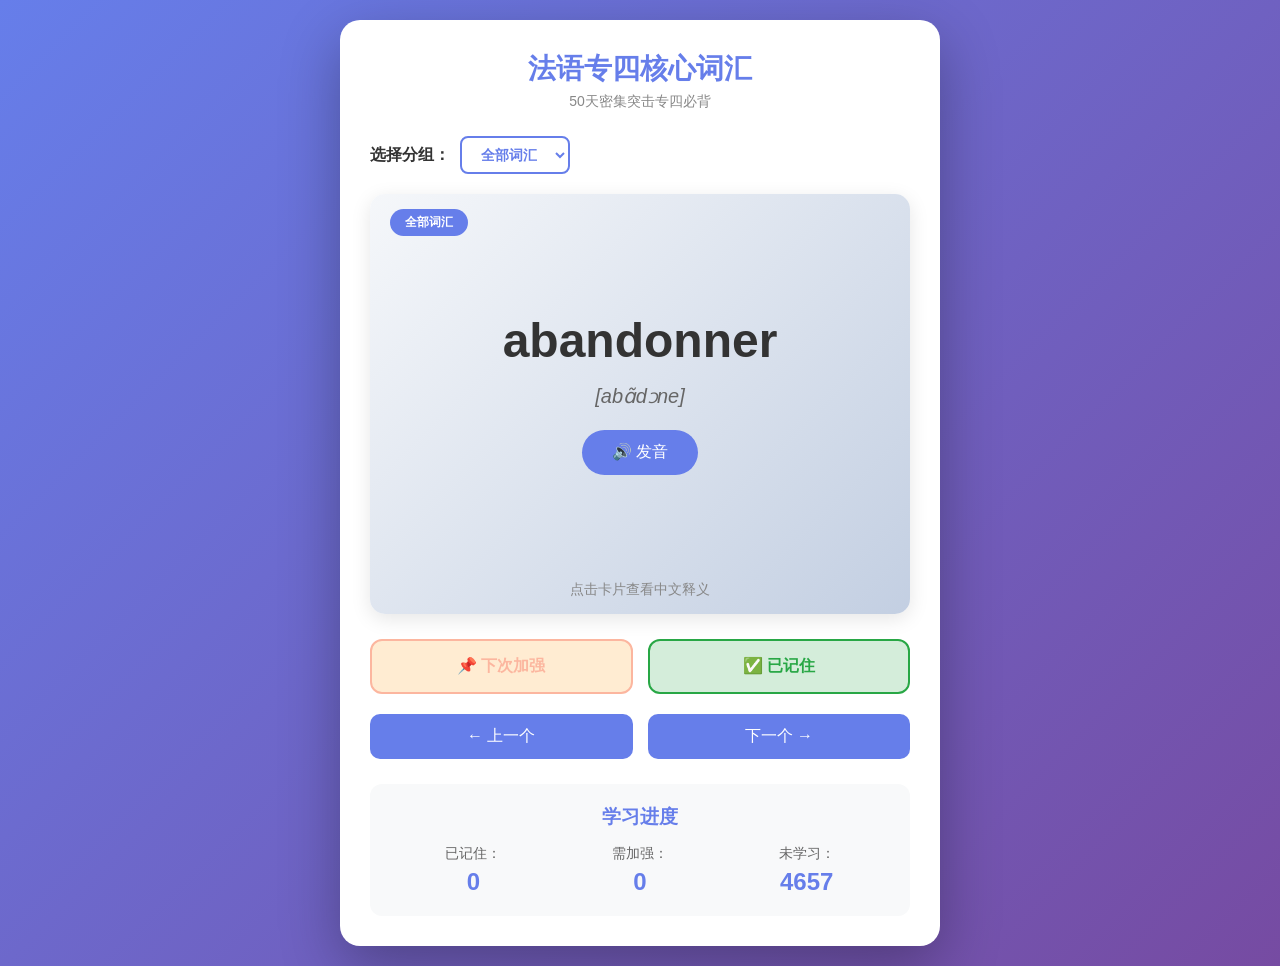
<file: index.html>
<!DOCTYPE html>
<html lang="zh-CN">
<head>
  <meta charset="UTF-8">
  <meta name="viewport" content="width=device-width, initial-scale=1.0, maximum-scale=1.0, minimum-scale=1.0, user-scalable=no, viewport-fit=cover">
  <title>法语专四核心词汇背诵</title>
  <link rel="stylesheet" href="style.css">
</head>
<body>
  <div class="container">
    <header>
      <h1>法语专四核心词汇</h1>
      <p class="subtitle">50天密集突击专四必背</p>
    </header>

    <div class="controls">
      <div class="group-selector">
        <label for="groupSelect">选择分组：</label>
        <select id="groupSelect">
          <option value="all">全部词汇</option>
          <option value="Jour 1">Jour 1</option>
          <option value="Jour 2">Jour 2</option>
          <option value="Jour 3">Jour 3</option>
          <option value="Jour 4">Jour 4</option>
          <option value="Jour 5">Jour 5</option>
          <option value="Jour 6">Jour 6</option>
          <option value="Jour 7">Jour 7</option>
          <option value="Jour 8">Jour 8</option>
          <option value="Jour 9">Jour 9</option>
          <option value="Jour 10">Jour 10</option>
          <option value="Jour 11">Jour 11</option>
          <option value="Jour 12">Jour 12</option>
          <option value="Jour 13">Jour 13</option>
          <option value="Jour 14">Jour 14</option>
          <option value="Jour 15">Jour 15</option>
          <option value="Jour 16">Jour 16</option>
          <option value="Jour 17">Jour 17</option>
          <option value="Jour 18">Jour 18</option>
          <option value="Jour 19">Jour 19</option>
          <option value="Jour 20">Jour 20</option>
          <option value="Jour 21">Jour 21</option>
          <option value="Jour 22">Jour 22</option>
          <option value="Jour 23">Jour 23</option>
          <option value="Jour 24">Jour 24</option>
          <option value="Jour 25">Jour 25</option>
          <option value="Jour 26">Jour 26</option>
          <option value="Jour 27">Jour 27</option>
          <option value="Jour 28">Jour 28</option>
          <option value="Jour 29">Jour 29</option>
          <option value="Jour 30">Jour 30</option>
          <option value="Jour 31">Jour 31</option>
          <option value="Jour 32">Jour 32</option>
          <option value="Jour 33">Jour 33</option>
          <option value="Jour 34">Jour 34</option>
          <option value="Jour 35">Jour 35</option>
          <option value="Jour 36">Jour 36</option>
          <option value="Jour 37">Jour 37</option>
          <option value="Jour 38">Jour 38</option>
          <option value="Jour 39">Jour 39</option>
          <option value="Jour 40">Jour 40</option>
          <option value="Jour 41">Jour 41</option>
          <option value="Jour 42">Jour 42</option>
          <option value="Jour 43">Jour 43</option>
          <option value="Jour 44">Jour 44</option>
          <option value="Jour 45">Jour 45</option>
          <option value="Jour 46">Jour 46</option>
          <option value="Jour 47">Jour 47</option>
          <option value="Jour 48">Jour 48</option>
          <option value="Jour 49">Jour 49</option>
          <option value="Jour 50">Jour 50</option>
        </select>
      </div>
    </div>

    <div class="flashcard-container">
      <div class="flashcard" id="flashcard">
        <div class="flashcard-front">
          <div class="word-group" id="wordGroup"></div>
          <div class="word-french" id="wordFrench"></div>
          <div class="word-phonetic" id="wordPhonetic"></div>
          <button class="pronounce-btn" id="pronounceBtn">
            🔊 发音
          </button>
          <div class="hint">点击卡片查看中文释义</div>
        </div>
        <div class="flashcard-back">
          <div class="word-chinese" id="wordChinese"></div>
          <div class="word-french-back" id="wordFrenchBack"></div>
          <div class="collocations-section" id="collocationsSection">
            <div class="collocations-title">📖 固定搭配</div>
            <div class="collocations-list" id="collocationsList"></div>
          </div>
          <div class="hint">点击卡片返回</div>
        </div>
      </div>
    </div>

    <div class="feedback-buttons">
      <button class="btn-strengthen" id="strengthenBtn">
        📌 下次加强
      </button>
      <button class="btn-remembered" id="rememberedBtn">
        ✅ 已记住
      </button>
    </div>

    <div class="navigation">
      <button class="nav-btn" id="prevBtn">← 上一个</button>
      <button class="nav-btn" id="nextBtn">下一个 →</button>
    </div>

    <div class="progress-section">
      <h3>学习进度</h3>
      <div class="progress-stats">
        <div class="stat-item">
          <span class="stat-label">已记住：</span>
          <span class="stat-value" id="rememberedCount">0</span>
        </div>
        <div class="stat-item">
          <span class="stat-label">需加强：</span>
          <span class="stat-value" id="strengthenCount">0</span>
        </div>
        <div class="stat-item">
          <span class="stat-label">未学习：</span>
          <span class="stat-value" id="unlearnedCount">0</span>
        </div>
      </div>
    </div>
  </div>

  <!-- 祝贺弹窗 -->
  <div class="congrats-overlay" id="congratsOverlay">
    <div class="congrats-card" id="congratsCard">
      <div class="congrats-emoji">🎉</div>
      <div class="congrats-text">恭喜记住这组</div>
      <div class="congrats-sub">再接再厉！</div>
      <button class="congrats-btn" id="congratsDismiss">继续学习 →</button>
    </div>
  </div>

  <script src="fem-lookup.js"></script>
  <script src="vocabulary.js"></script>
  <script src="app.js"></script>
</body>
</html>
</file>
<file: style.css>
* {
  margin: 0;
  padding: 0;
  box-sizing: border-box;
  -webkit-tap-highlight-color: transparent;
  -webkit-touch-callout: none;
}

html {
  -webkit-text-size-adjust: 100%;
  text-size-adjust: 100%;
  touch-action: manipulation;
}

body {
  font-family: 'Segoe UI', Tahoma, Geneva, Verdana, sans-serif;
  background: linear-gradient(135deg, #667eea 0%, #764ba2 100%);
  min-height: 100vh;
  display: flex;
  justify-content: center;
  align-items: center;
  padding: 20px;
  overflow-x: hidden;
  overscroll-behavior: none;
}

.container {
  background: white;
  border-radius: 20px;
  padding: 30px;
  max-width: 600px;
  width: 100%;
  box-shadow: 0 20px 60px rgba(0, 0, 0, 0.3);
}

header {
  text-align: center;
  margin-bottom: 25px;
}

header h1 {
  color: #667eea;
  font-size: 28px;
  margin-bottom: 5px;
}

.subtitle {
  color: #888;
  font-size: 14px;
}

.controls {
  display: flex;
  justify-content: space-between;
  align-items: center;
  margin-bottom: 20px;
  gap: 15px;
  flex-wrap: wrap;
}

.group-selector {
  display: flex;
  align-items: center;
  gap: 10px;
}

.group-selector label {
  font-weight: 600;
  color: #333;
  white-space: nowrap;
}

.group-selector select {
  padding: 8px 15px;
  border: 2px solid #667eea;
  border-radius: 8px;
  font-size: 14px;
  cursor: pointer;
  background: white;
  color: #667eea;
  font-weight: 600;
}

.flashcard-container {
  perspective: 1000px;
  margin-bottom: 25px;
}

.flashcard {
  position: relative;
  width: 100%;
  height: 420px;
  cursor: pointer;
  transform-style: preserve-3d;
  transition: transform 0.6s;
}

.flashcard.flipped {
  transform: rotateY(180deg);
}

.flashcard-front,
.flashcard-back {
  position: absolute;
  width: 100%;
  height: 100%;
  backface-visibility: hidden;
  border-radius: 15px;
  display: flex;
  flex-direction: column;
  justify-content: center;
  align-items: center;
  padding: 30px;
  box-shadow: 0 5px 20px rgba(0, 0, 0, 0.1);
}

.flashcard-front {
  background: linear-gradient(135deg, #f5f7fa 0%, #c3cfe2 100%);
}

.flashcard-back {
  background: linear-gradient(135deg, #ffecd2 0%, #fcb69f 100%);
  transform: rotateY(180deg);
}

.word-group {
  position: absolute;
  top: 15px;
  left: 20px;
  background: #667eea;
  color: white;
  padding: 5px 15px;
  border-radius: 20px;
  font-size: 12px;
  font-weight: 600;
}

.word-french {
  font-size: 48px;
  font-weight: bold;
  color: #333;
  margin-bottom: 15px;
  text-align: center;
}

.word-phonetic {
  font-size: 20px;
  color: #666;
  margin-bottom: 20px;
  font-style: italic;
}

.pronounce-btn {
  background: #667eea;
  color: white;
  border: none;
  padding: 12px 30px;
  border-radius: 25px;
  font-size: 16px;
  cursor: pointer;
  transition: all 0.3s;
  margin-bottom: 20px;
}

.pronounce-btn:hover {
  background: #5568d3;
  transform: translateY(-2px);
  box-shadow: 0 5px 15px rgba(102, 126, 234, 0.4);
}

.pronounce-btn:disabled {
  background: #aab;
  cursor: not-allowed;
  transform: none;
  box-shadow: none;
}

.hint {
  position: absolute;
  bottom: 15px;
  color: #888;
  font-size: 14px;
}

.word-chinese {
  font-size: 34px;
  color: #333;
  text-align: center;
  margin-bottom: 8px;
  font-weight: bold;
}

.word-french-back {
  font-size: 22px;
  color: #666;
  text-align: center;
  margin-bottom: 12px;
}

.collocations-section {
  width: 100%;
  text-align: left;
  padding: 0 10px;
}

.collocations-title {
  font-size: 14px;
  font-weight: 500;
  color: #777;
  margin-bottom: 8px;
  text-align: center;
}

.collocations-list {
  display: flex;
  flex-direction: column;
  gap: 6px;
}

.collocation-item {
  background: rgba(255, 255, 255, 0.6);
  padding: 8px 14px;
  border-radius: 10px;
  font-size: 15px;
  font-weight: normal;
  color: #333;
  border-left: 3px solid #e67e22;
  line-height: 1.5;
}

.collocation-item .collocation-zh {
  font-weight: normal;
}

.feedback-buttons {
  display: flex;
  gap: 15px;
  margin-bottom: 20px;
}

.btn-strengthen,
.btn-remembered {
  flex: 1;
  padding: 15px;
  border: none;
  border-radius: 12px;
  font-size: 16px;
  font-weight: 600;
  cursor: pointer;
  transition: all 0.3s;
}

.btn-strengthen {
  background: #ffecd2;
  color: #fcb69f;
  border: 2px solid #fcb69f;
}

.btn-strengthen:hover {
  background: #fcb69f;
  color: white;
  transform: translateY(-2px);
}

.btn-remembered {
  background: #d4edda;
  color: #28a745;
  border: 2px solid #28a745;
}

.btn-remembered:hover {
  background: #28a745;
  color: white;
  transform: translateY(-2px);
}

.navigation {
  display: flex;
  gap: 15px;
  margin-bottom: 25px;
}

.nav-btn {
  flex: 1;
  padding: 12px;
  background: #667eea;
  color: white;
  border: none;
  border-radius: 10px;
  font-size: 16px;
  cursor: pointer;
  transition: all 0.3s;
}

.nav-btn:hover {
  background: #5568d3;
  transform: translateY(-2px);
}

.nav-btn:disabled {
  background: #ccc;
  cursor: not-allowed;
  transform: none;
}

.progress-section {
  background: #f8f9fa;
  padding: 20px;
  border-radius: 12px;
}

.progress-section h3 {
  color: #667eea;
  margin-bottom: 15px;
  text-align: center;
}

.progress-stats {
  display: flex;
  justify-content: space-around;
}

.stat-item {
  text-align: center;
}

.stat-label {
  display: block;
  color: #666;
  font-size: 14px;
  margin-bottom: 5px;
}

.stat-value {
  display: block;
  font-size: 24px;
  font-weight: bold;
  color: #667eea;
}

/* ========== 祝贺弹窗 ========== */
.congrats-overlay {
  position: fixed;
  inset: 0;
  background: rgba(0, 0, 0, 0.55);
  display: flex;
  justify-content: center;
  align-items: center;
  z-index: 1000;
  opacity: 0;
  pointer-events: none;
  transition: opacity 0.35s ease;
}

.congrats-overlay.active {
  opacity: 1;
  pointer-events: auto;
}

.congrats-card {
  background: white;
  border-radius: 24px;
  padding: 40px 50px;
  text-align: center;
  box-shadow: 0 20px 60px rgba(0, 0, 0, 0.35);
  transform: translateY(30px) scale(0.9);
  transition: transform 0.4s cubic-bezier(0.34, 1.56, 0.64, 1);
  max-width: 400px;
  width: 90%;
}

.congrats-overlay.active .congrats-card {
  transform: translateY(0) scale(1);
}

.congrats-emoji {
  font-size: 64px;
  margin-bottom: 12px;
  animation: congrats-bounce 0.6s ease infinite alternate;
}

@keyframes congrats-bounce {
  from { transform: translateY(0); }
  to   { transform: translateY(-10px); }
}

.congrats-text {
  font-size: 26px;
  font-weight: 700;
  color: #667eea;
  margin-bottom: 6px;
}

.congrats-sub {
  font-size: 18px;
  color: #888;
  margin-bottom: 24px;
}

.congrats-btn {
  background: linear-gradient(135deg, #667eea, #764ba2);
  color: white;
  border: none;
  border-radius: 30px;
  padding: 12px 40px;
  font-size: 16px;
  font-weight: 600;
  cursor: pointer;
  transition: all 0.3s;
}

.congrats-btn:hover {
  transform: translateY(-2px);
  box-shadow: 0 8px 20px rgba(102, 126, 234, 0.4);
}

@media (max-width: 640px) {
  .container {
    padding: 20px;
  }

  header h1 {
    font-size: 24px;
  }

  .word-french {
    font-size: 36px;
  }

  .word-chinese {
    font-size: 28px;
  }

  .flashcard {
    height: 380px;
  }

  .controls {
    flex-direction: column;
    align-items: stretch;
  }

  .container {
    padding: 16px;
  }

  .flashcard-front,
  .flashcard-back {
    padding: 20px;
  }

  .word-french {
    font-size: 32px;
  }

  .pronounce-btn {
    padding: 10px 25px;
    font-size: 15px;
  }

  .btn-strengthen,
  .btn-remembered {
    padding: 13px;
    font-size: 15px;
  }

  .nav-btn {
    padding: 10px;
    font-size: 15px;
  }
}
</file>
